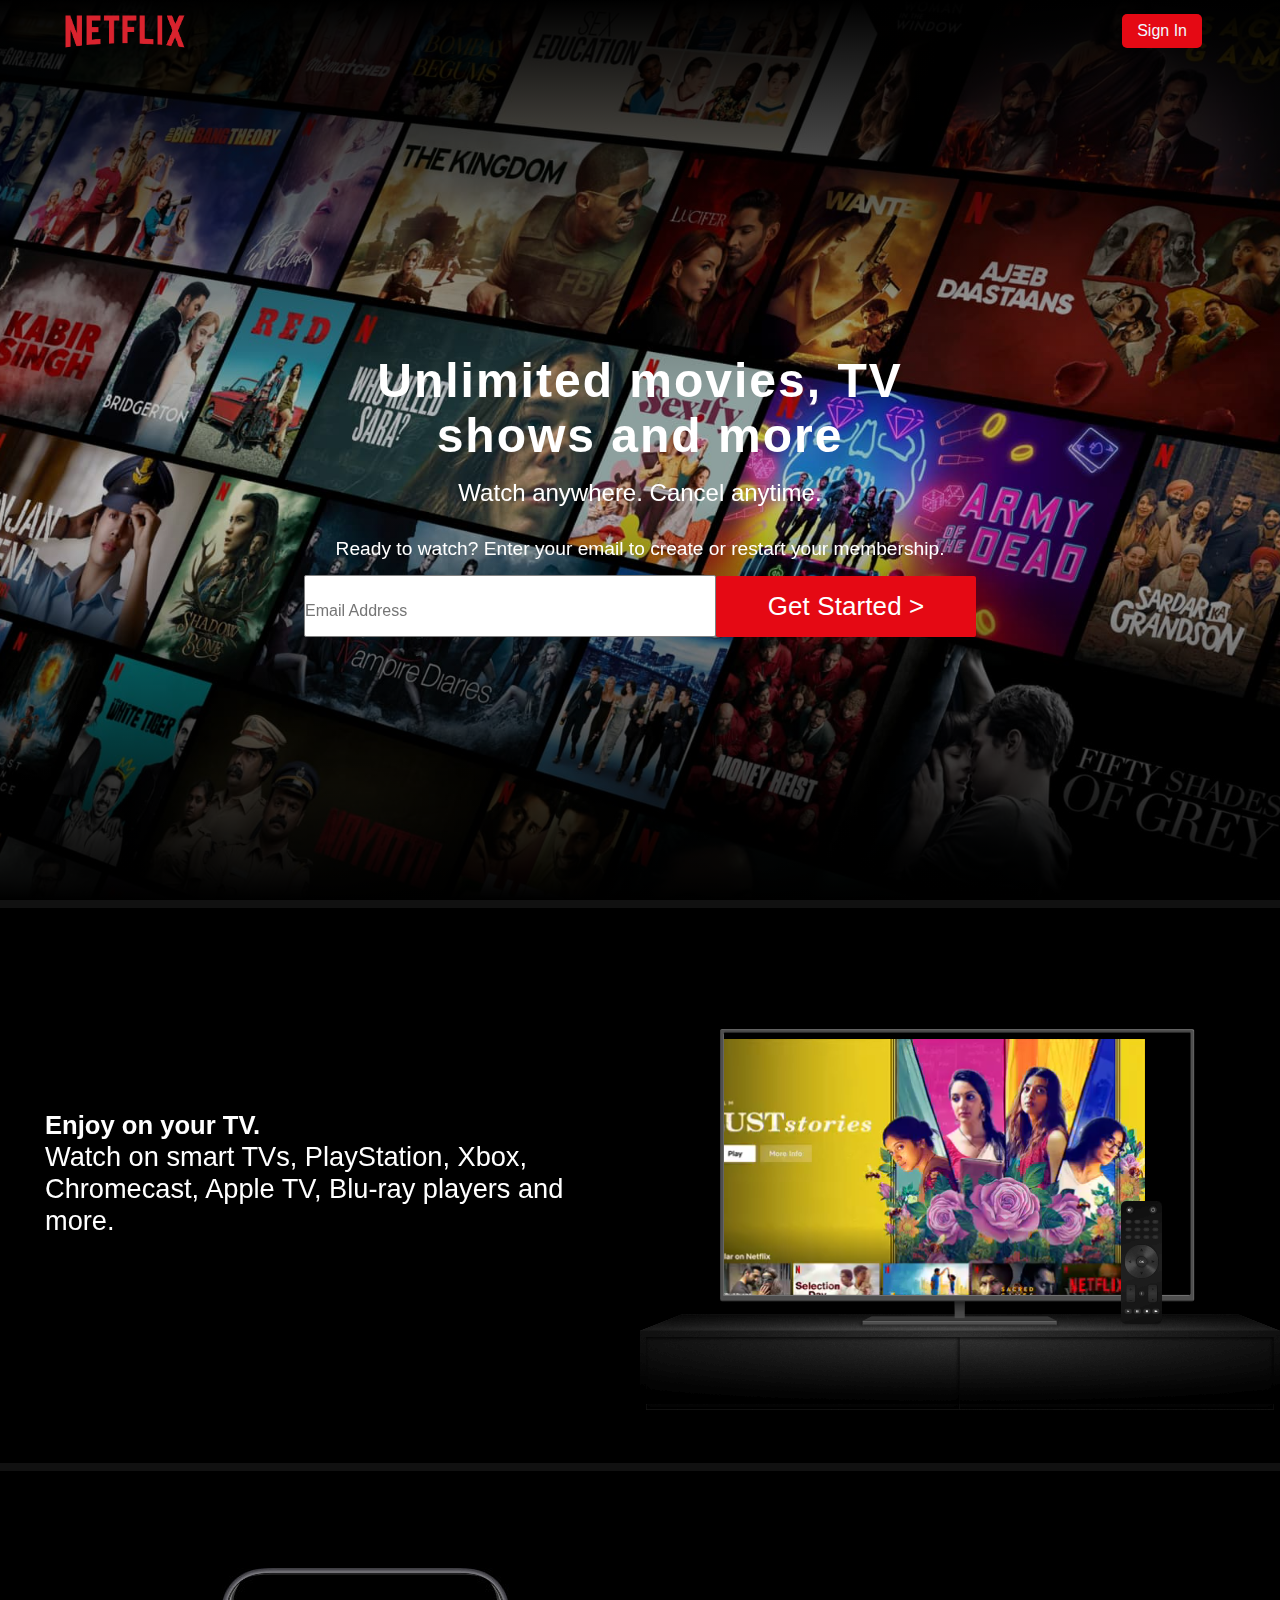
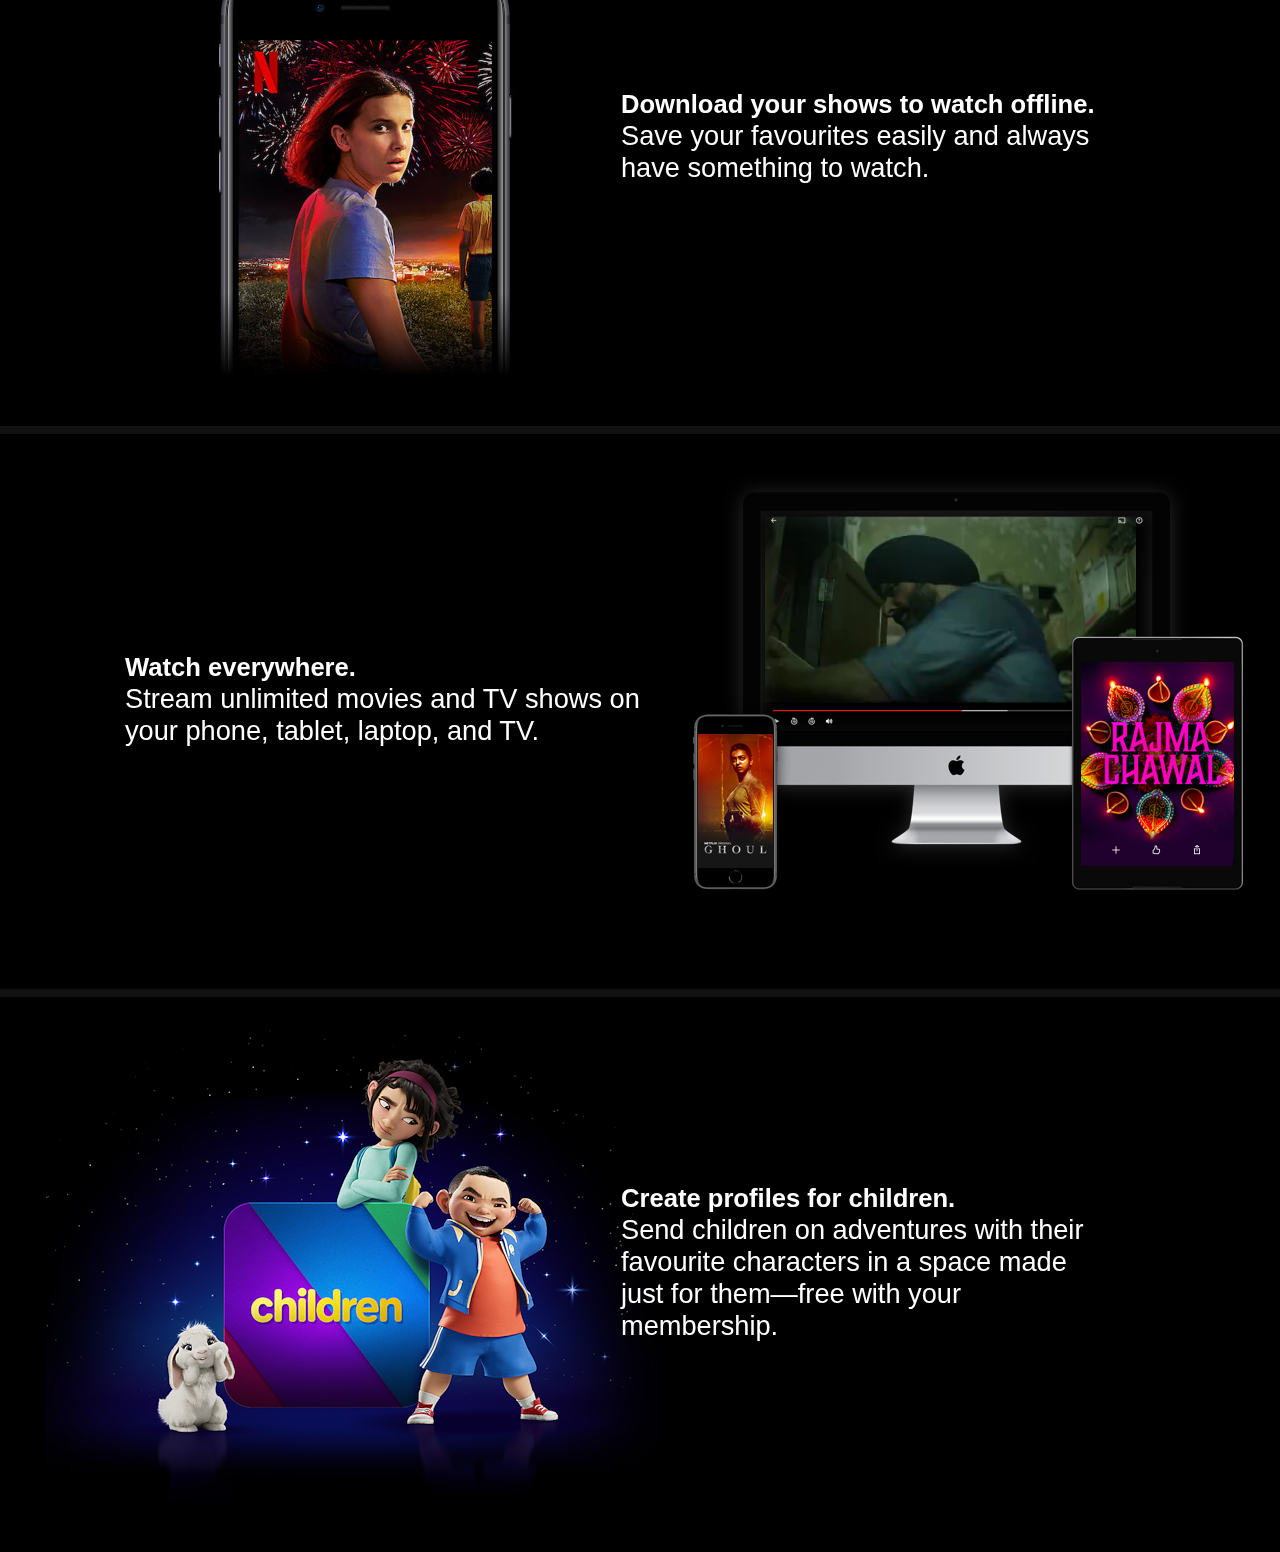
<file: index.html>
<!DOCTYPE html>
<html lang="en">
<head>
    <meta charset="UTF-8">
    <meta http-equiv="X-UA-Compatible" content="IE=edge">
    <meta name="viewport" content="width=device-width, initial-scale=1.0">
    <link rel="icon" href="assets/ico.ico">
    <link rel="stylesheet" href="style.css">
    <title>Netflix India – Watch TV Shows Online, Watch Movies Online</title>
</head> 
<body>
    <section class="container">
        <div class="head">
            <img src="assets/Netflix_Logo_PMS.png" alt="">
            <a href="https://www.google.com/">Sign In</a>
        </div>
    </section>
    <section class="banner"> 
            <img src="assets/banner.jpg" alt="banner" class="fit">
        <div class="box">
            <div class="heading">
                <h2>Unlimited movies, TV shows and more </h2>
                <h5>Watch anywhere. Cancel anytime.</h5>
                <p>Ready to watch? Enter your email to create or restart your membership.</p>
            </div>
            <div class="email">
                <input type="text" placeholder="Email Address">
                <a href="moviearea.html">Get Started > </a>
            </div>
        </div>
    </section>

    <section class="style-cards">
        
        <div class="card-1">
            <div class="desc-1">
                <h1>Enjoy on your TV.</h1>
                <p>Watch on smart TVs, PlayStation, Xbox, Chromecast, Apple TV, Blu-ray players and more.</p>
            </div>
            <img src="assets/tv.png" alt="part1img">
            <video class="video-1" autoplay="" playsinline="" muted="" loop="">
                <source src="assets/video-tv-in-2.m4v" type="video/mp4">
            </video>
        </div>

         <div class="card-2">
             <img src="assets/mobile-0819.jpg" alt="part2img">
                   
                    <div class="desc-2">
                        <h1>Download your shows to watch offline.</h1>
                        <p>Save your favourites easily and always have something to watch.</p>
                    </div>
                </div>
        
                <div class="card-3">
                    <div class="desc-3">
                        <h1>Watch everywhere.</h1>
                        <p>Stream unlimited movies and TV shows on your phone, tablet, laptop, and TV.</p>
                    </div>
                    <img src="assets/device-pile-in.png" alt="part3img">
                    <video class="video-1" autoplay="" playsinline="" muted="" loop="">
                        <source src="assets/video-devices-in1.m4v" type="video/mp4" >
                    </video>
                </div>
        
                <div class="card-4">
                    <img src="assets/scroll.png" alt="part4img">
                   
                    <div class="desc-4">
                        <h1>Create profiles for children.</h1>
                        <p>Send children on adventures with their favourite characters in a space made just for them—free with your membership.</p>
                    </div>
                </div>
            </section>
        
            
            
           
        </body>
        </html>
</file>
<file: style.css>
*{
    margin: 0;
    padding: 0;
    /* background-color: black; */
}

body{
    font-family: Arial, Helvetica, sans-serif;
    background-color: black;
}

.container .head {
    position: absolute;
    top: 10;
    left: 10;
    display: flex;
    justify-content: space-between;
    align-items: center;
    width: 90%;
    padding: 0px 50px;
    z-index: 1000000;
}

.container .head img{
    width: 13%;
}

.container .head a{
    color: aliceblue;
    text-decoration: none;
    background-color: #E50914;
    padding: 8px 15px;
    border-radius: 5px;
}
.container .head data-uia{
    color: aliceblue;
    text-decoration: none;
    background-color: #f8f5f5;
    padding: 8px 18px;
    border-radius: 5px;
    justify-content: right;
    justify-content: right;
    
}

.banner{
    width: 100%;
    height: 100vh;
    position: relative;
    display: flex;
    justify-content: center;
    align-items: center;
}

.banner:before{
    content: '';
    position: absolute;
    top: 0;
    left: 0;
    width: 100%;
    height: 400px;
    z-index: 1;
    background: linear-gradient(to bottom,#000,transparent);
}
.banner:after{
    content: '';
    position: absolute;
    bottom: 0;
    left: 0;
    width: 100%;
    height: 400px;
    z-index: 1;
    background: linear-gradient(to top,#000,transparent);
}

.banner .fit{
    width: 100%;
    height: 100%;
    position: absolute;
    top: 0;
    left: 0;
    object-fit: cover;
}

.banner .box{
    position: absolute;
    top: 55%;
    left: 50%;
    transform: translate(-50%, -50%);
    z-index: 1000;
}

.banner .box .heading{
    display: flex;
    flex-direction: column;
    justify-content: center;
    align-items: center;
    text-align: center;
}

.banner .box .heading h2{
    font-size: 3em;
    color: #fff;
    letter-spacing: 2px;
    width: 80%; 
}

.banner .box .heading h5{
    font-size: 1.5em;
    color: #fff;
    font-weight: 300;
    padding: 1rem 0;
}

.banner .box .heading p{
    font-size: 1.2em;
    color: #fff;
    font-weight: 300;
    padding: 15px 0;
    /* padding-bottom: 20px; */
}
.banner .box .email{
    display: flex;
    flex-direction: row;
    justify-content: center;
    align-items: center;
}
.banner .box .email input{
    font-size: 16px;
    color: #000;
    height: 50px;
    min-width: 400px;
    outline: none;
    border-radius: 2px;
    border: 1px solid grey;
    align-items: center;
    padding: 10px 10px 0 0;
}
.banner .box .Email input::placeholder{
    position: absolute;
    top: 22px;
    left: 10px;
}
.banner .box .email a{
    text-decoration: none;
    /* text-transform: uppercase; */
    color: #fff;
    font-weight: 400;
    background: #E50914;
    line-height: 61px;
    border-radius: 2px;
    min-width: 200px;
    font-size: 1.625rem;
    padding: 0 30px;
    letter-spacing: 0.1px;
    text-align: center;
}
.card-1,
.card-2,
.card-3,
.card-4{
    border-top: 8px solid #111;
    padding: 50px;
    color: #fff;
}

.card-1{
    position: relative;
    display: inline-grid;
    grid-template-columns: 50% 40%;
    text-align: left;
    align-items: center;
    padding: 25px 45px 50px;
}
.desc-1{
    padding-left: 0;
}
.style-cards h1{
font-size: 1.6rem;
line-height: 2rem;
padding-left: 0rem;
}
.style-cards p{
    font-size: 1.7rem;
    line-height: 2rem;
}
.card-1 video{
    position: relative;
    height: 58%;
    width: 100%;
    grid-column: 2/2;
    grid-row: 1/2;
    z-index: -1;
    margin-left: 6%;
}
.card-1 img{
    grid-column: 2/2;
    grid-row: 1/2;

}
.card-2, .card-4{
    position: relative;
    display: inline-grid;
    grid-template-columns: 40% 50%;
    text-align: left;
    align-items: center;
    padding: 25px 45px 50px;
}

.desc-2, .desc-4{
    padding-left: 100px;
    /* padding-right: 20px; */
}

.card-3{
    position: relative;
    display: inline-grid;
    grid-template-columns: 50% 40%;
    text-align: left;
    align-items: center;
    padding: 25px 45px 50px;
}

.desc-3{
    padding-left: 80px;
}

.card-3 video{
    position: relative;
    top: -90px;
    left: 125px;
    height: 78%;
    width: 78%;
    grid-column: 2/2;
    grid-row: 1/2;
    z-index: -1;
    /* margin-left: 15%; */
}

.card-3 img{
    grid-column: 2/2;
    grid-row: 1/2;
}
</file>
